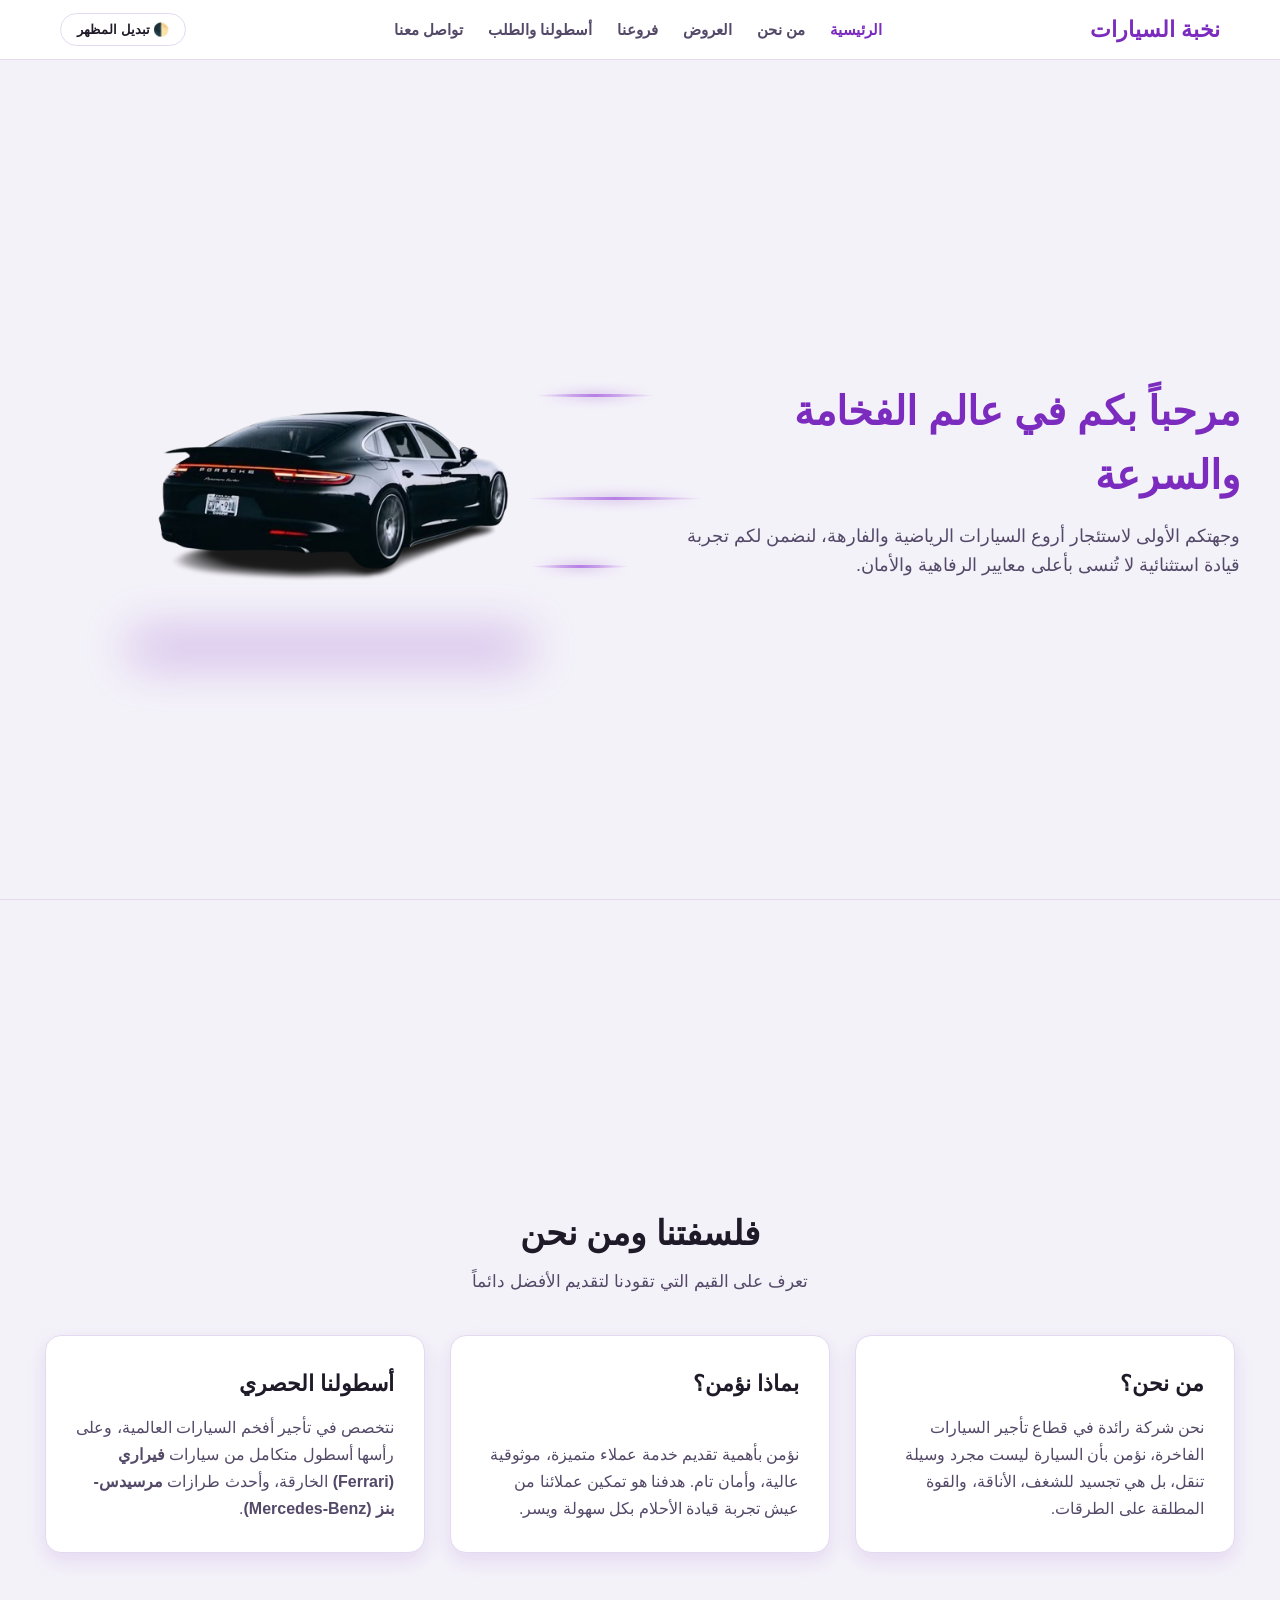
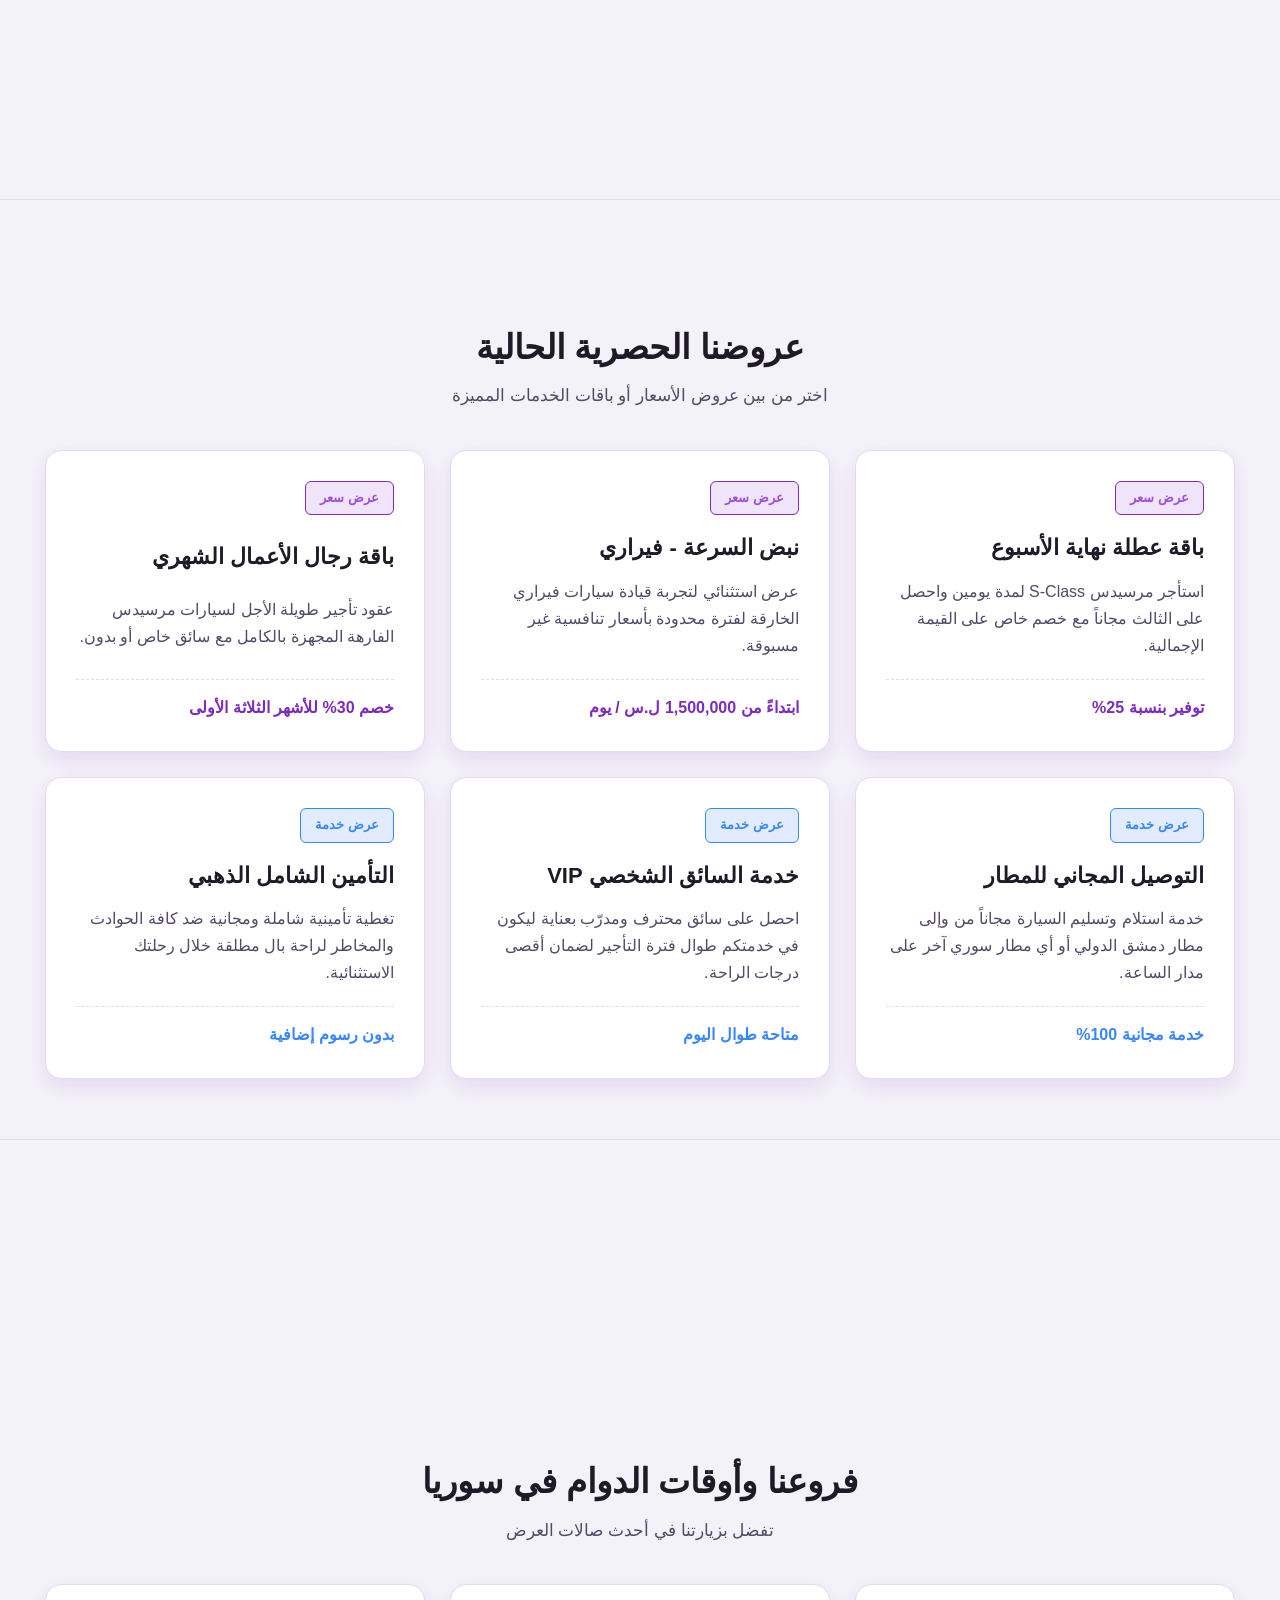
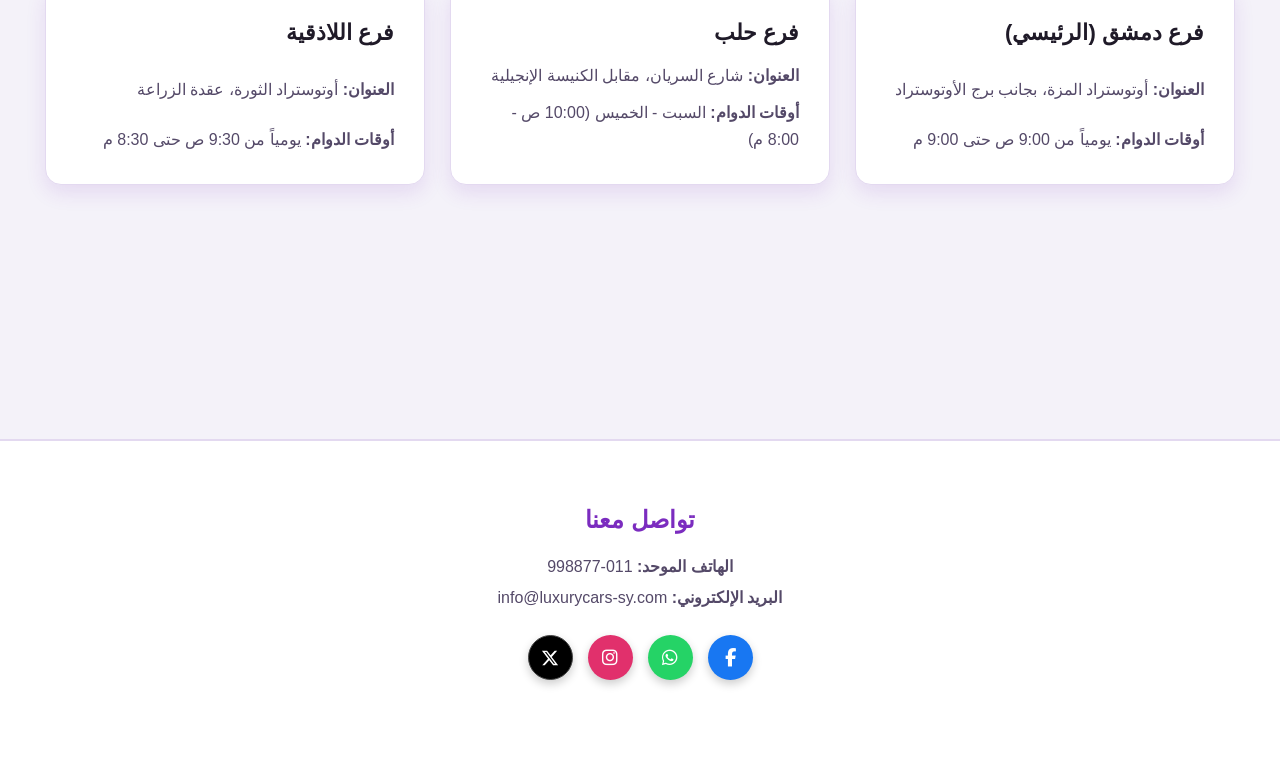
<file: index.html>
<?xml version="1.0" encoding="utf-8"?>
<!DOCTYPE html PUBLIC "-//W3C//DTD XHTML 1.0 Strict//EN" "http://www.w3.org/TR/xhtml1/DTD/xhtml1-strict.dtd">
<html xmlns="http://www.w3.org/1999/xhtml" xml:lang="ar" lang="ar" dir="rtl">
<head>
    <meta http-equiv="Content-Type" content="text/html; charset=utf-8" />
    <meta name="viewport" content="width=device-width, initial-scale=1.0" />
    <title>من نحن - نخبة السيارات الفاخرة</title>
    <!-- ربط ملف التنسيق الموحد -->
    <link rel="stylesheet" type="text/css" href="CSS/style.css" />
    <!-- ربط مكتبة Font Awesome للأيقونات -->
    <link rel="stylesheet" href="https://cdnjs.cloudflare.com/ajax/libs/font-awesome/6.4.0/css/all.min.css" />
    <!-- ربط مكتبة jQuery -->
    <script type="text/javascript" src="https://code.jquery.com/jquery-3.6.0.min.js"></script>
</head>
<body>
    <div id="navbar">
        <div class="nav-container">
            <div class="nav-right">
                <button id="menuToggleBtn" type="button" aria-label="فتح القائمة">
                    <i class="fas fa-bars"></i>
                </button>
                <div class="logo">نخبة السيارات</div>
            </div>
            <ul class="nav-links">
                <li><a href="index.html#welcome-section">الرئيسية</a></li>
                <li><a href="index.html#about-section">من نحن</a></li>
                <li><a href="index.html#offers-section">العروض</a></li>
                <li><a href="index.html#branches-section">فروعنا</a></li>
                <li><a href="Cars.html#cars-section">أسطولنا والطلب</a></li>
                <li><a href="#footer-section">تواصل معنا</a></li>
            </ul>
            <button id="themeToggleBtn" type="button">🌓 تبديل المظهر</button>
        </div>
    </div>

    <!-- السكشن الأول: الترحيب -->
    <div id="welcome-section" class="section">
        <div class="welcome-container">
            <div class="welcome-content">
                <h1>مرحباً بكم في عالم الفخامة والسرعة</h1>
                <p>وجهتكم الأولى لاستئجار أروع السيارات الرياضية والفارهة، لنضمن لكم تجربة قيادة استثنائية لا تُنسى بأعلى معايير الرفاهية والأمان.</p>
            </div>
            <div class="car-image-container">
                <div class="car-animation-wrapper">
                    <div class="wind-line line-1"></div>
                    <div class="wind-line line-2"></div>
                    <div class="wind-line line-3"></div>
                    <img src="imag/2.png" alt="سيارة فارهة" class="hero-car-img" />
                </div>
            </div>
        </div>
    </div>

    <!-- السكشن الثاني: فلسفتنا ومن نحن -->
    <div id="about-section" class="section">
        <div class="section-title">
            <h2>فلسفتنا ومن نحن</h2>
            <p>تعرف على القيم التي تقودنا لتقديم الأفضل دائماً</p>
        </div>
        <div class="cards-grid">
            <div class="card">
                <h3>من نحن؟</h3>
                <p>نحن شركة رائدة في قطاع تأجير السيارات الفاخرة، نؤمن بأن السيارة ليست مجرد وسيلة تنقل، بل هي تجسيد للشغف، الأناقة، والقوة المطلقة على الطرقات.</p>
            </div>
            <div class="card">
                <h3>بماذا نؤمن؟</h3>
                <p>نؤمن بأهمية تقديم خدمة عملاء متميزة، موثوقية عالية، وأمان تام. هدفنا هو تمكين عملائنا من عيش تجربة قيادة الأحلام بكل سهولة ويسر.</p>
            </div>
            <div class="card">
                <h3>أسطولنا الحصري</h3>
                <p>نتخصص في تأجير أفخم السيارات العالمية، وعلى رأسها أسطول متكامل من سيارات <strong>فيراري (Ferrari)</strong> الخارقة، وأحدث طرازات <strong>مرسيدس-بنز (Mercedes-Benz)</strong>.</p>
            </div>
        </div>
    </div>

    <!-- السكشن الثالث: العروض الحالية -->
    <div id="offers-section" class="section">
        <div class="section-title">
            <h2>عروضنا الحصرية الحالية</h2>
            <p>اختر من بين عروض الأسعار أو باقات الخدمات المميزة</p>
        </div>
        <div class="cards-grid">
            <div class="card offer-card">
                <span class="badge price-badge">عرض سعر</span>
                <h3>باقة عطلة نهاية الأسبوع</h3>
                <p>استأجر مرسيدس S-Class لمدة يومين واحصل على الثالث مجاناً مع خصم خاص على القيمة الإجمالية.</p>
                <div class="card-footer">
                    <span class="price-tag">توفير بنسبة 25%</span>
                </div>
            </div>
            <div class="card offer-card">
                <span class="badge price-badge">عرض سعر</span>
                <h3>نبض السرعة - فيراري</h3>
                <p>عرض استثنائي لتجربة قيادة سيارات فيراري الخارقة لفترة محدودة بأسعار تنافسية غير مسبوقة.</p>
                <div class="card-footer">
                    <span class="price-tag">ابتداءً من 1,500,000 ل.س / يوم</span>
                </div>
            </div>
            <div class="card offer-card">
                <span class="badge price-badge">عرض سعر</span>
                <h3>باقة رجال الأعمال الشهري</h3>
                <p>عقود تأجير طويلة الأجل لسيارات مرسيدس الفارهة المجهزة بالكامل مع سائق خاص أو بدون.</p>
                <div class="card-footer">
                    <span class="price-tag">خصم 30% للأشهر الثلاثة الأولى</span>
                </div>
            </div>
            <div class="card offer-card">
                <span class="badge service-badge">عرض خدمة</span>
                <h3>التوصيل المجاني للمطار</h3>
                <p>خدمة استلام وتسليم السيارة مجاناً من وإلى مطار دمشق الدولي أو أي مطار سوري آخر على مدار الساعة.</p>
                <div class="card-footer">
                    <span class="service-tag">خدمة مجانية 100%</span>
                </div>
            </div>
            <div class="card offer-card">
                <span class="badge service-badge">عرض خدمة</span>
                <h3>خدمة السائق الشخصي VIP</h3>
                <p>احصل على سائق محترف ومدرّب بعناية ليكون في خدمتكم طوال فترة التأجير لضمان أقصى درجات الراحة.</p>
                <div class="card-footer">
                    <span class="service-tag">متاحة طوال اليوم</span>
                </div>
            </div>
            <div class="card offer-card">
                <span class="badge service-badge">عرض خدمة</span>
                <h3>التأمين الشامل الذهبي</h3>
                <p>تغطية تأمينية شاملة ومجانية ضد كافة الحوادث والمخاطر لراحة بال مطلقة خلال رحلتك الاستثنائية.</p>
                <div class="card-footer">
                    <span class="service-tag">بدون رسوم إضافية</span>
                </div>
            </div>
        </div>
    </div>

    <!-- السكشن الرابع: الفروع -->
    <div id="branches-section" class="section">
        <div class="section-title">
            <h2>فروعنا وأوقات الدوام في سوريا</h2>
            <p>تفضل بزيارتنا في أحدث صالات العرض</p>
        </div>
        <div class="cards-grid">
            <div class="card branch-card">
                <h3>فرع دمشق (الرئيسي)</h3>
                <p><strong>العنوان:</strong> أوتوستراد المزة، بجانب برج الأوتوستراد</p>
                <p class="working-hours"><strong>أوقات الدوام:</strong> يومياً من 9:00 ص حتى 9:00 م</p>
            </div>
            <div class="card branch-card">
                <h3>فرع حلب</h3>
                <p><strong>العنوان:</strong> شارع السريان، مقابل الكنيسة الإنجيلية</p>
                <p class="working-hours"><strong>أوقات الدوام:</strong> السبت - الخميس (10:00 ص - 8:00 م)</p>
            </div>
            <div class="card branch-card">
                <h3>فرع اللاذقية</h3>
                <p><strong>العنوان:</strong> أوتوستراد الثورة، عقدة الزراعة</p>
                <p class="working-hours"><strong>أوقات الدوام:</strong> يومياً من 9:30 ص حتى 8:30 م</p>
            </div>
        </div>
    </div>

    <!--مع الأيقونات -->
    <footer id="footer-section">
        <div class="footer-content">
            <h3>تواصل معنا</h3>
            <p><strong>الهاتف الموحد:</strong> 011-998877</p>
            <p><strong>البريد الإلكتروني:</strong> info@luxurycars-sy.com</p>
            
            <div class="social-icons">
                <a href="https://facebook.com" target="_blank" class="social-btn fb" title="Facebook">
                    <i class="fab fa-facebook-f"></i>
                </a>
                <a href="https://whatsapp.com" target="_blank" class="social-btn wa" title="WhatsApp">
                    <i class="fab fa-whatsapp"></i>
                </a>
                <a href="https://instagram.com" target="_blank" class="social-btn ig" title="Instagram">
                    <i class="fab fa-instagram"></i>
                </a>
                <a href="https://twitter.com" target="_blank" class="social-btn x" title="X (Twitter)">
                    <svg viewBox="0 0 24 24" width="18" height="18" fill="currentColor">
                        <path d="M18.244 2.25h3.308l-7.227 8.26 8.502 11.24H16.17l-5.214-6.817L4.99 21.75H1.68l7.73-8.835L1.254 2.25H8.08l4.713 6.231zm-1.161 17.52h1.833L7.084 4.126H5.117z"/>
                    </svg>
                </a>
            </div>

        </div>
    </footer>

    <!-- الجافا سكريبت -->
    <script src="JS/myFunctions.js">
        
    </script>
</body>
</html>
</file>
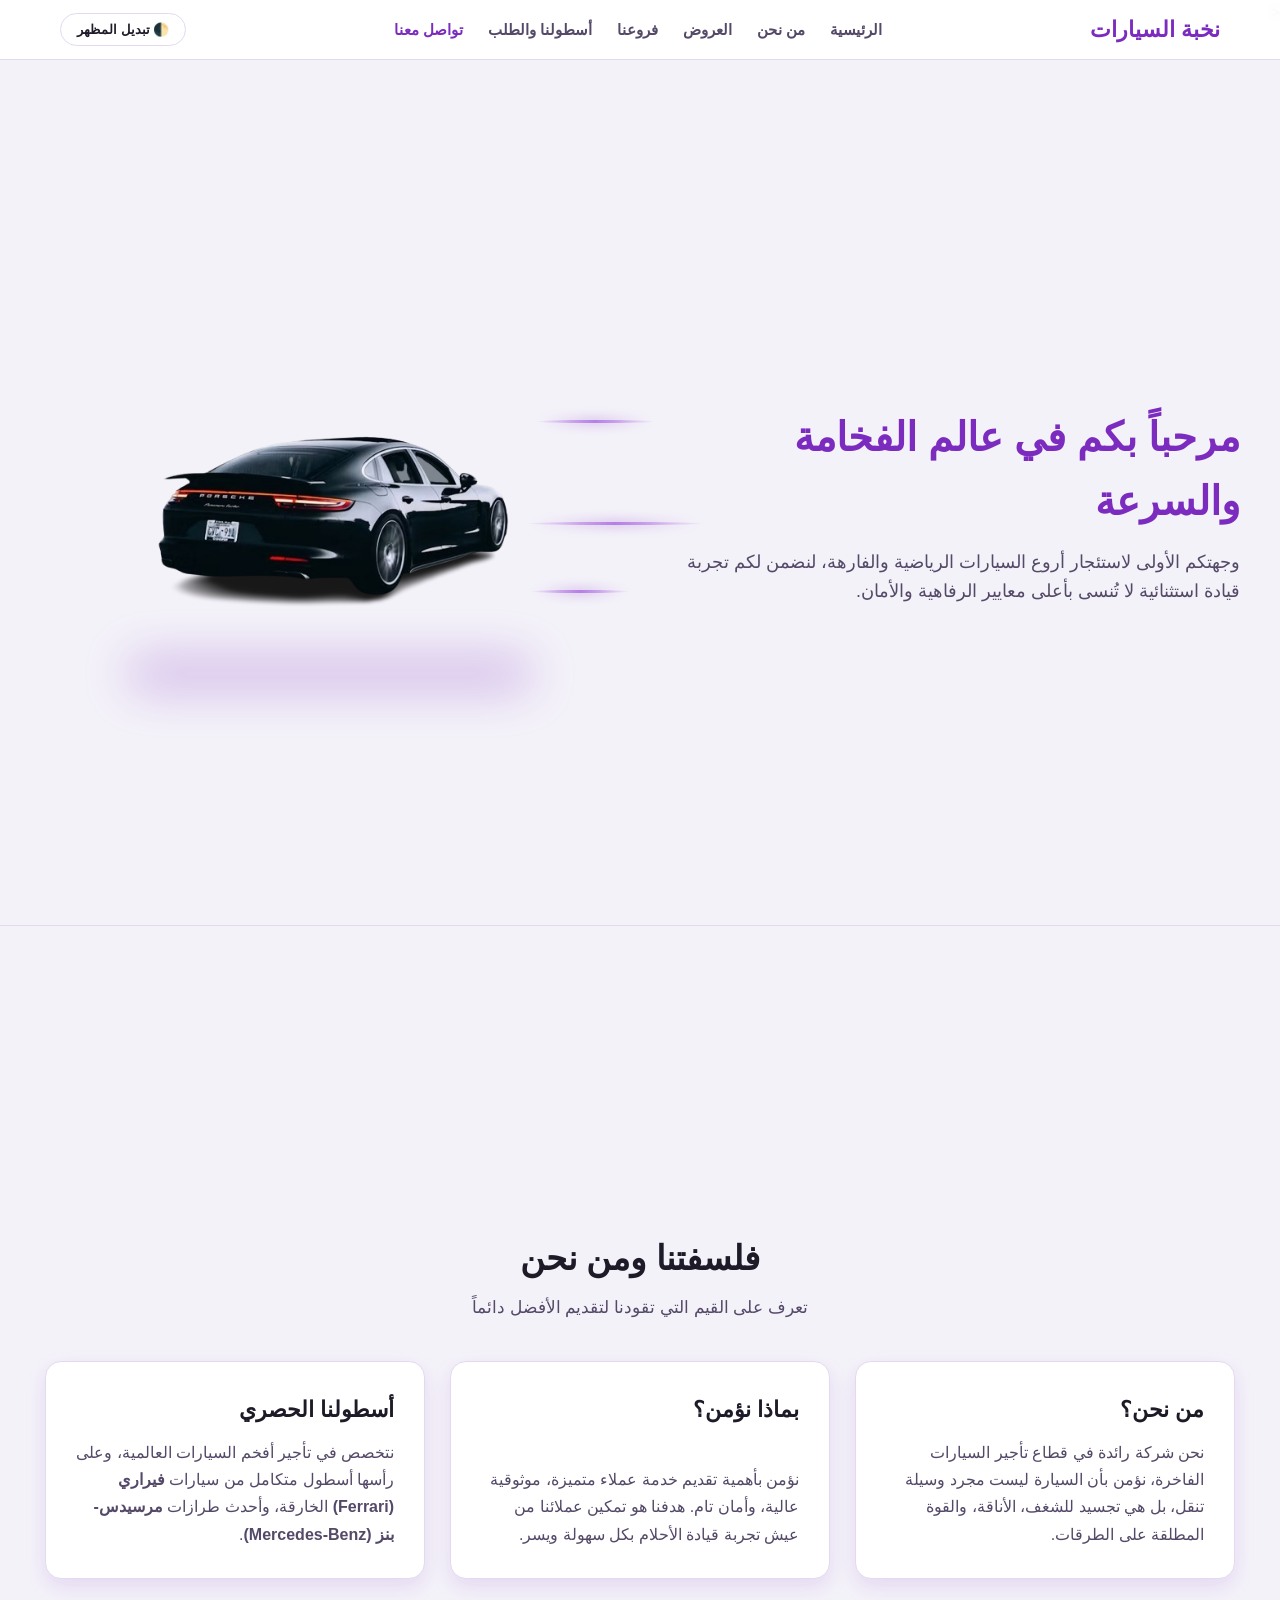
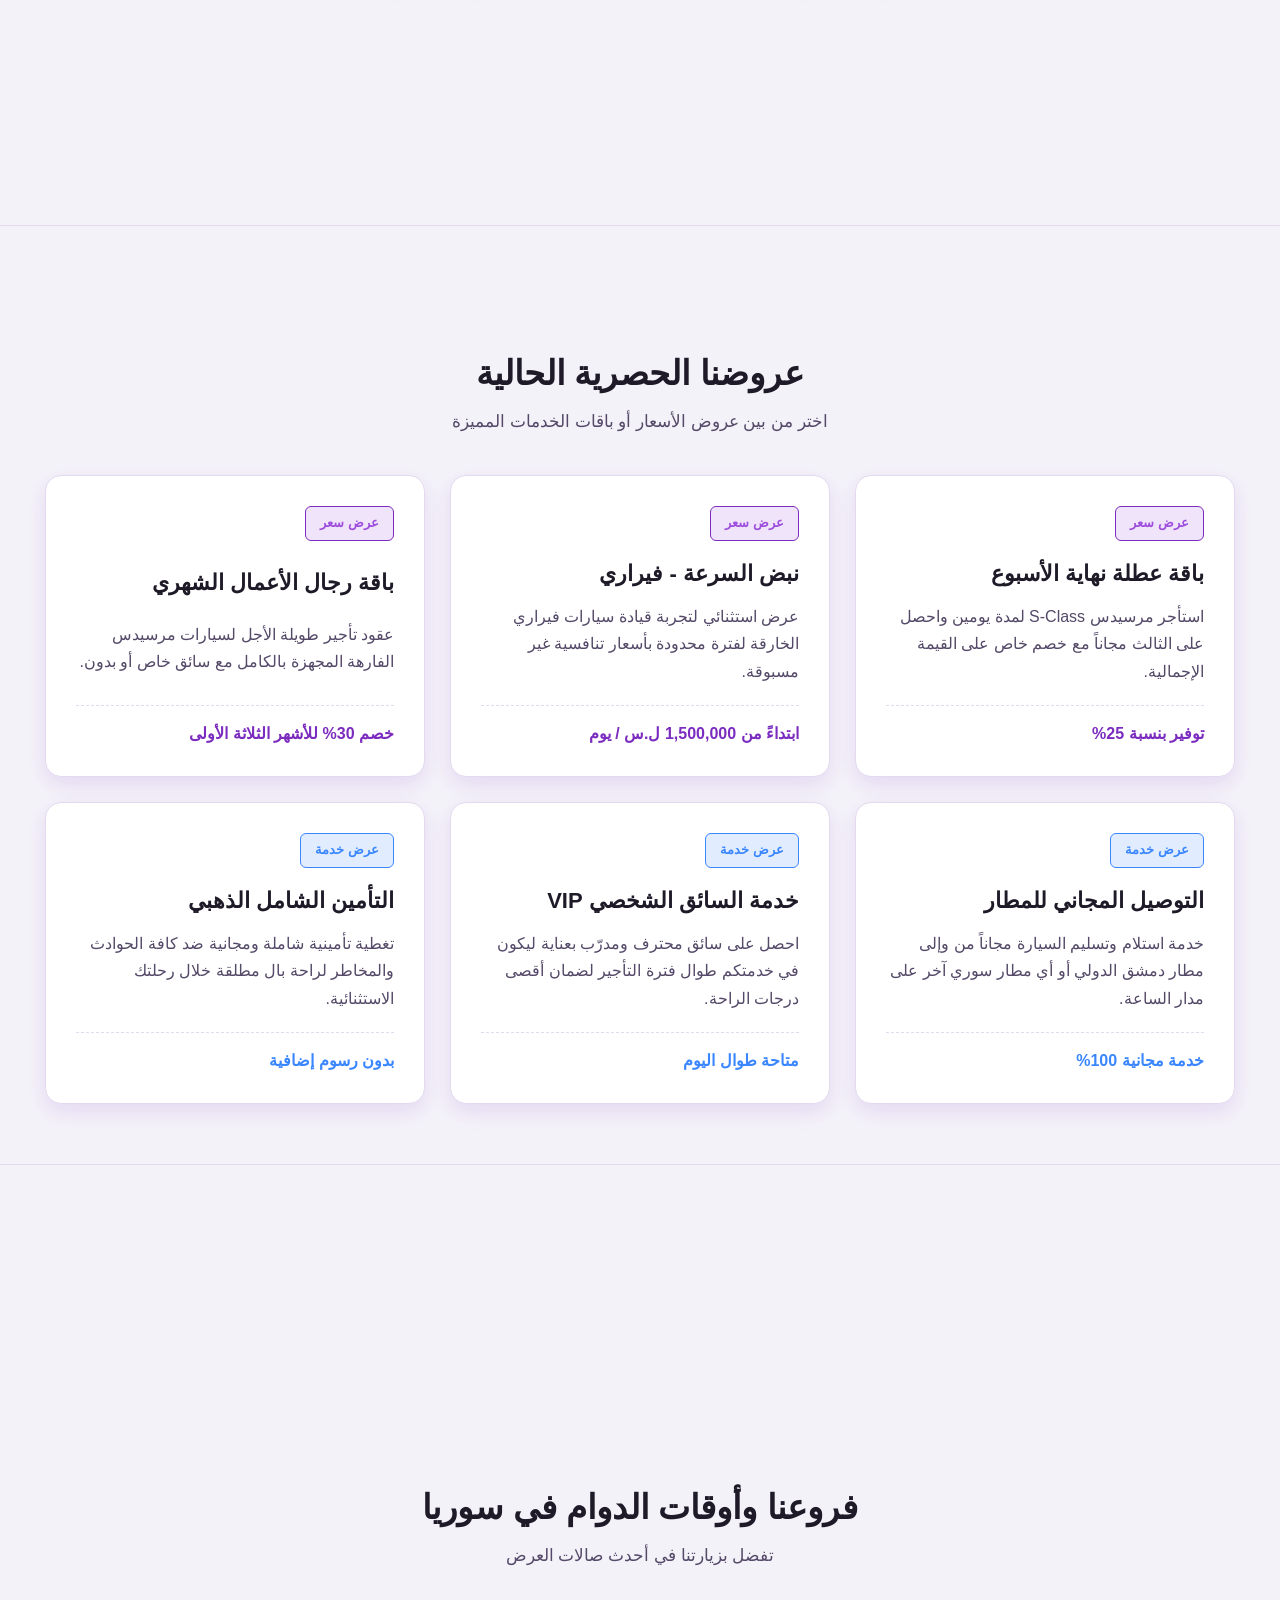
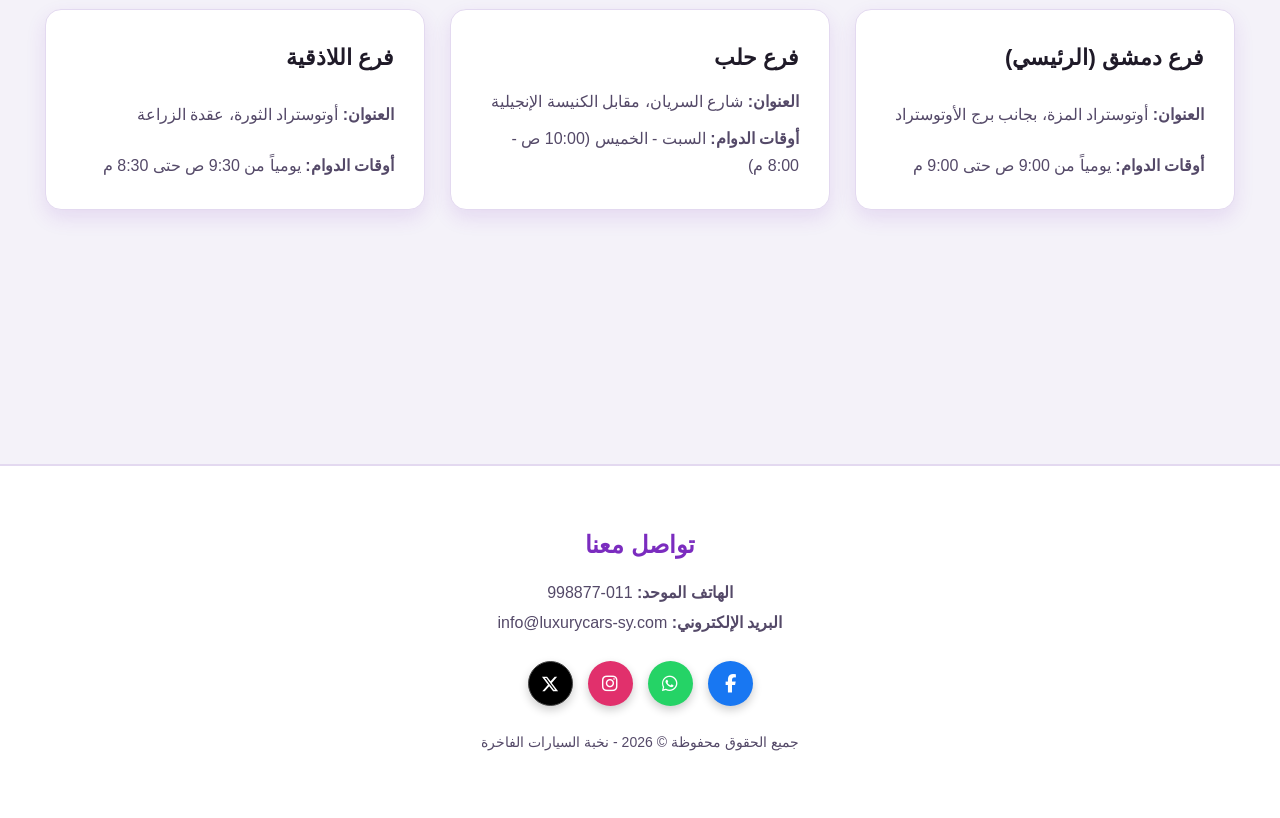
<file: AboutUs.html>
<?xml version="1.0" encoding="utf-8"?>
<!DOCTYPE html PUBLIC "-//W3C//DTD XHTML 1.0 Strict//EN" "http://www.w3.org/TR/xhtml1/DTD/xhtml1-strict.dtd">
<html xmlns="http://www.w3.org/1999/xhtml" xml:lang="ar" lang="ar" dir="rtl">
<head>
    <meta http-equiv="Content-Type" content="text/html; charset=utf-8" />
    <meta name="viewport" content="width=device-width, initial-scale=1.0" />
    <title>من نحن - نخبة السيارات الفاخرة</title>
    <!-- ربط ملف التنسيق الموحد -->
    <link rel="stylesheet" type="text/css" href="CSS/style.css" />
    <!-- ربط مكتبة Font Awesome للأيقونات -->
    <link rel="stylesheet" href="https://cdnjs.cloudflare.com/ajax/libs/font-awesome/6.4.0/css/all.min.css" />
    <!-- ربط مكتبة jQuery -->
    <script type="text/javascript" src="https://code.jquery.com/jquery-3.6.0.min.js"></script>
</head>
<body>

    <!-- شريط التنقل العلوي -->
    <!-- شريط التنقل العلوي -->
    <div id="navbar">
        <div class="nav-container">
            <!-- الجهة اليمنى: زر القائمة (للشاشات الصغيرة) + اللوغو -->
            <div class="nav-right">
                <button id="menuToggleBtn" type="button" aria-label="فتح القائمة">
                    <i class="fas fa-bars"></i>
                </button>
                <div class="logo">نخبة السيارات</div>
            </div>

            <!-- القائمة الرئيسية (تنسدل كـ Sidebar على الجوال) -->
            <ul class="nav-links">
                <li><a href="home.html">الرئيسية</a></li>
                <li><a href="AboutUs.html">من نحن</a></li>
                <li><a href="AboutUs.html#offers-section">العروض</a></li>
                <li><a href="AboutUs.html#branches-section">فروعنا</a></li>
                <li><a href="Cars.html">أسطولنا والطلب</a></li>
                <li><a href="#footer-section">تواصل معنا</a></li>
            </ul>

            <!-- الجهة اليسرى: زر تبديل المظهر -->
            <button id="themeToggleBtn" type="button">🌓 تبديل المظهر</button>
        </div>
    </div>

    <!-- السكشن الأول: الترحيب -->
    <<!-- السكشن الأول: الترحيب (مع انيميشن السيارة والهواء) -->
    <div id="welcome-section" class="section">
        <div class="welcome-container">
            <div class="welcome-content">
                <h1>مرحباً بكم في عالم الفخامة والسرعة</h1>
                <p>وجهتكم الأولى لاستئجار أروع السيارات الرياضية والفارهة، لنضمن لكم تجربة قيادة استثنائية لا تُنسى بأعلى معايير الرفاهية والأمان.</p>
            </div>
            
            <!-- حاوية السيارة مع تأثير الهواء والسرعة -->
            <div class="car-image-container">
                <div class="car-animation-wrapper">
                    <!-- خطوط الهواء (Wind Streaks) -->
                    <div class="wind-line line-1"></div>
                    <div class="wind-line line-2"></div>
                    <div class="wind-line line-3"></div>
                    
                    <!-- صورة السيارة المفرغة -->
                    <img src="imag/2.png" alt="سيارة فارهة" class="hero-car-img" />
                </div>
            </div>
        </div>
    </div>

    <!-- السكشن الثاني: فلسفتنا ومن نحن -->
    <div id="about-section" class="section">
        <div class="section-title">
            <h2>فلسفتنا ومن نحن</h2>
            <p>تعرف على القيم التي تقودنا لتقديم الأفضل دائماً</p>
        </div>
        <div class="cards-grid">
            <div class="card">
                <h3>من نحن؟</h3>
                <p>نحن شركة رائدة في قطاع تأجير السيارات الفاخرة، نؤمن بأن السيارة ليست مجرد وسيلة تنقل، بل هي تجسيد للشغف، الأناقة، والقوة المطلقة على الطرقات.</p>
            </div>
            <div class="card">
                <h3>بماذا نؤمن؟</h3>
                <p>نؤمن بأهمية تقديم خدمة عملاء متميزة، موثوقية عالية، وأمان تام. هدفنا هو تمكين عملائنا من عيش تجربة قيادة الأحلام بكل سهولة ويسر.</p>
            </div>
            <div class="card">
                <h3>أسطولنا الحصري</h3>
                <p>نتخصص في تأجير أفخم السيارات العالمية، وعلى رأسها أسطول متكامل من سيارات <strong>فيراري (Ferrari)</strong> الخارقة، وأحدث طرازات <strong>مرسيدس-بنز (Mercedes-Benz)</strong>.</p>
            </div>
        </div>
    </div>

    <!-- السكشن الثالث: العروض الحالية -->
    <div id="offers-section" class="section">
        <div class="section-title">
            <h2>عروضنا الحصرية الحالية</h2>
            <p>اختر من بين عروض الأسعار أو باقات الخدمات المميزة</p>
        </div>
        <div class="cards-grid">
            <div class="card offer-card">
                <span class="badge price-badge">عرض سعر</span>
                <h3>باقة عطلة نهاية الأسبوع</h3>
                <p>استأجر مرسيدس S-Class لمدة يومين واحصل على الثالث مجاناً مع خصم خاص على القيمة الإجمالية.</p>
                <div class="card-footer">
                    <span class="price-tag">توفير بنسبة 25%</span>
                </div>
            </div>
            <div class="card offer-card">
                <span class="badge price-badge">عرض سعر</span>
                <h3>نبض السرعة - فيراري</h3>
                <p>عرض استثنائي لتجربة قيادة سيارات فيراري الخارقة لفترة محدودة بأسعار تنافسية غير مسبوقة.</p>
                <div class="card-footer">
                    <span class="price-tag">ابتداءً من 1,500,000 ل.س / يوم</span>
                </div>
            </div>
            <div class="card offer-card">
                <span class="badge price-badge">عرض سعر</span>
                <h3>باقة رجال الأعمال الشهري</h3>
                <p>عقود تأجير طويلة الأجل لسيارات مرسيدس الفارهة المجهزة بالكامل مع سائق خاص أو بدون.</p>
                <div class="card-footer">
                    <span class="price-tag">خصم 30% للأشهر الثلاثة الأولى</span>
                </div>
            </div>
            <div class="card offer-card">
                <span class="badge service-badge">عرض خدمة</span>
                <h3>التوصيل المجاني للمطار</h3>
                <p>خدمة استلام وتسليم السيارة مجاناً من وإلى مطار دمشق الدولي أو أي مطار سوري آخر على مدار الساعة.</p>
                <div class="card-footer">
                    <span class="service-tag">خدمة مجانية 100%</span>
                </div>
            </div>
            <div class="card offer-card">
                <span class="badge service-badge">عرض خدمة</span>
                <h3>خدمة السائق الشخصي VIP</h3>
                <p>احصل على سائق محترف ومدرّب بعناية ليكون في خدمتكم طوال فترة التأجير لضمان أقصى درجات الراحة.</p>
                <div class="card-footer">
                    <span class="service-tag">متاحة طوال اليوم</span>
                </div>
            </div>
            <div class="card offer-card">
                <span class="badge service-badge">عرض خدمة</span>
                <h3>التأمين الشامل الذهبي</h3>
                <p>تغطية تأمينية شاملة ومجانية ضد كافة الحوادث والمخاطر لراحة بال مطلقة خلال رحلتك الاستثنائية.</p>
                <div class="card-footer">
                    <span class="service-tag">بدون رسوم إضافية</span>
                </div>
            </div>
        </div>
    </div>

    <!-- السكشن الرابع: الفروع -->
    <div id="branches-section" class="section">
        <div class="section-title">
            <h2>فروعنا وأوقات الدوام في سوريا</h2>
            <p>تفضل بزيارتنا في أحدث صالات العرض</p>
        </div>
        <div class="cards-grid">
            <div class="card branch-card">
                <h3>فرع دمشق (الرئيسي)</h3>
                <p><strong>العنوان:</strong> أوتوستراد المزة، بجانب برج الأوتوستراد</p>
                <p class="working-hours"><strong>أوقات الدوام:</strong> يومياً من 9:00 ص حتى 9:00 م</p>
            </div>
            <div class="card branch-card">
                <h3>فرع حلب</h3>
                <p><strong>العنوان:</strong> شارع السريان، مقابل الكنيسة الإنجيلية</p>
                <p class="working-hours"><strong>أوقات الدوام:</strong> السبت - الخميس (10:00 ص - 8:00 م)</p>
            </div>
            <div class="card branch-card">
                <h3>فرع اللاذقية</h3>
                <p><strong>العنوان:</strong> أوتوستراد الثورة، عقدة الزراعة</p>
                <p class="working-hours"><strong>أوقات الدوام:</strong> يومياً من 9:30 ص حتى 8:30 م</p>
            </div>
        </div>
    </div>

    <!-- الفوتر مع الأيقونات -->
    <footer id="footer-section">
        <div class="footer-content">
            <h3>تواصل معنا</h3>
            <p><strong>الهاتف الموحد:</strong> 011-998877</p>
            <p><strong>البريد الإلكتروني:</strong> info@luxurycars-sy.com</p>
            
            <div class="social-icons">
                <a href="https://facebook.com" target="_blank" class="social-btn fb" title="Facebook">
                    <i class="fab fa-facebook-f"></i>
                </a>
                <a href="https://whatsapp.com" target="_blank" class="social-btn wa" title="WhatsApp">
                    <i class="fab fa-whatsapp"></i>
                </a>
                <a href="https://instagram.com" target="_blank" class="social-btn ig" title="Instagram">
                    <i class="fab fa-instagram"></i>
                </a>
                <a href="https://twitter.com" target="_blank" class="social-btn x" title="X (Twitter)">
                    <svg viewBox="0 0 24 24" width="18" height="18" fill="currentColor">
                        <path d="M18.244 2.25h3.308l-7.227 8.26 8.502 11.24H16.17l-5.214-6.817L4.99 21.75H1.68l7.73-8.835L1.254 2.25H8.08l4.713 6.231zm-1.161 17.52h1.833L7.084 4.126H5.117z"/>
                    </svg>
                </a>
            </div>

            <p class="copy">جميع الحقوق محفوظة &copy; 2026 - نخبة السيارات الفاخرة</p>
        </div>
    </footer>

    <!-- الجافا سكريبت -->
    <script src="JS/myFunctions.js">
        
    </script>
</body>
</html>
</file>
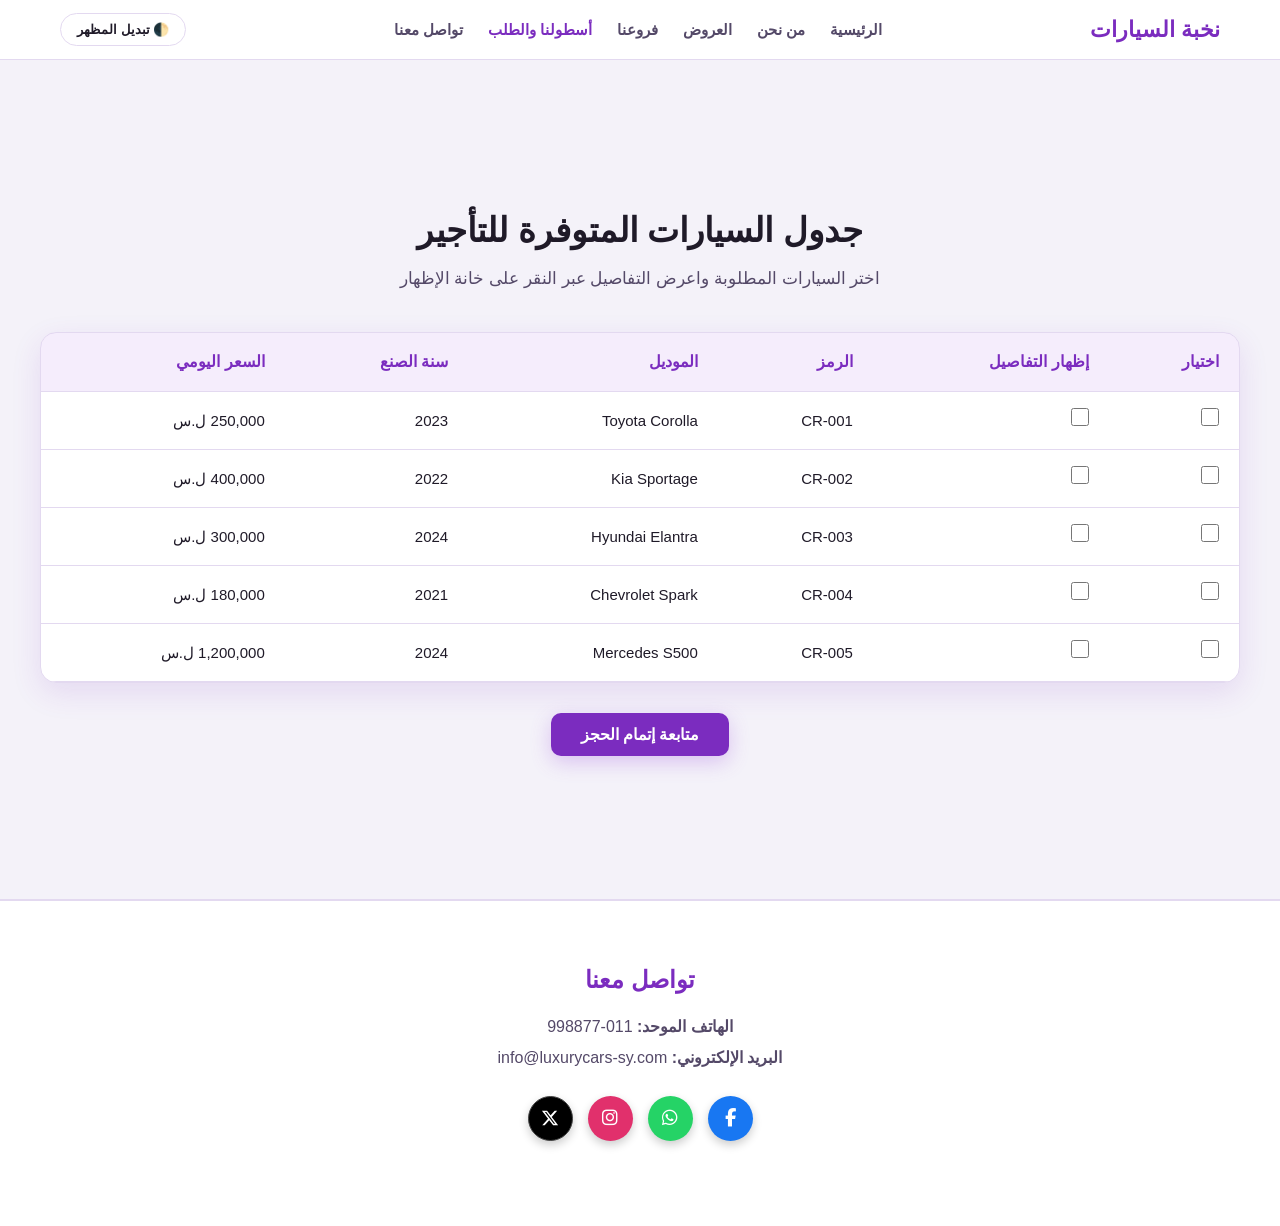
<file: Cars.html>
<?xml version="1.0" encoding="utf-8"?>
<!DOCTYPE html PUBLIC "-//W3C//DTD XHTML 1.0 Strict//EN" "http://www.w3.org/TR/xhtml1/DTD/xhtml1-strict.dtd">
<html xmlns="http://www.w3.org/1999/xhtml" xml:lang="ar" lang="ar" dir="rtl">
<head>
    <meta http-equiv="Content-Type" content="text/html; charset=utf-8" />
    <meta name="viewport" content="width=device-width, initial-scale=1.0" />
    <title>أسطول السيارات وحجز الطلبات - نخبة السيارات الفاخرة</title>
    <!-- ربط ملف التنسيق الموحد -->
    <link rel="stylesheet" type="text/css" href="CSS/style.css" />
    <!-- ربط مكتبة Font Awesome للأيقونات -->
    <link rel="stylesheet" href="https://cdnjs.cloudflare.com/ajax/libs/font-awesome/6.4.0/css/all.min.css" />
    <!-- ربط مكتبة jQuery -->
    <script type="text/javascript" src="https://code.jquery.com/jquery-3.6.0.min.js"></script>
</head>
<body>

    <!-- شريط التنقل العلوي -->
    <div id="navbar">
        <div class="nav-container">
            <div class="nav-right">
                <button id="menuToggleBtn" type="button" aria-label="فتح القائمة">
                    <i class="fas fa-bars"></i>
                </button>
                <div class="logo">نخبة السيارات</div>
            </div>

            <ul class="nav-links">
                <li><a href="index.html#welcome-section">الرئيسية</a></li>
                <li><a href="index.html#about-section">من نحن</a></li>
                <li><a href="index.html#offers-section">العروض</a></li>
                <li><a href="index.html#branches-section">فروعنا</a></li>
                <li><a href="Cars.html#cars-section">أسطولنا والطلب</a></li>
                <li><a href="#footer-section">تواصل معنا</a></li>
            </ul>

            <button id="themeToggleBtn" type="button">🌓 تبديل المظهر</button>
        </div>
    </div>

    <!-- جدول الطلب -->
    <div id="cars-section" class="section cars-table-section">
        <div class="section-title">
            <h2>جدول السيارات المتوفرة للتأجير</h2>
            <p>اختر السيارات المطلوبة واعرض التفاصيل عبر النقر على خانة الإظهار</p>
        </div>

        <div class="table-responsive-container">
            <table class="cars-data-table">
                <thead>
                    <tr>
                        <th>اختيار</th>
                        <th>إظهار التفاصيل</th>
                        <th>الرمز</th>
                        <th>الموديل</th>
                        <th>سنة الصنع</th>
                        <th>السعر اليومي</th>
                    </tr>
                </thead>
                <tbody>
                    
                    <tr class="car-row" data-car-name="Toyota Corolla" data-price="250000">
                        <td><input type="checkbox" class="car-select-checkbox" value="Toyota Corolla" data-price="250000" /></td>
                        <td><input type="checkbox" class="toggle-details-checkbox" /></td>
                        <td>CR-001</td>
                        <td>Toyota Corolla</td>
                        <td>2023</td>
                        <td>250,000 ل.س</td>
                    </tr>
                    <tr class="car-details-row" style="display: none;">
                        <td colspan="6">
                            <div class="car-details-wrapper">
                                <div class="car-image-gallery">
                                    <img src="imag/TOY.png" alt="Toyota Corolla" class="detail-img" />
                                </div>
                                <div class="car-specs-box">
                                    <span><strong>نوع الوقود:</strong> بنزين</span>
                                    <span><strong>ناقل الحركة:</strong> أوتوماتيك</span>
                                    <span><strong>عدد المقاعد:</strong> 5</span>
                                    <span><strong>عداد الكيلومترات:</strong> 30,000 كم</span>
                                    <span><strong>اللون:</strong> أبيض لؤلؤي</span>
                                </div>
                            </div>
                        </td>
                    </tr>

                    
                    <tr class="car-row" data-car-name="Kia Sportage" data-price="400000">
                        <td><input type="checkbox" class="car-select-checkbox" value="Kia Sportage" data-price="400000" /></td>
                        <td><input type="checkbox" class="toggle-details-checkbox" /></td>
                        <td>CR-002</td>
                        <td>Kia Sportage</td>
                        <td>2022</td>
                        <td>400,000 ل.س</td>
                    </tr>
                    <tr class="car-details-row" style="display: none;">
                        <td colspan="6">
                            <div class="car-details-wrapper">
                                <div class="car-image-gallery">
                                    <img src="imag/kia.png" alt="Kia Sportage" class="detail-img" />
                                </div>
                                <div class="car-specs-box">
                                    <span><strong>نوع الوقود:</strong> بنزين</span>
                                    <span><strong>ناقل الحركة:</strong> أوتوماتيك (دفع رباعي)</span>
                                    <span><strong>عدد المقاعد:</strong> 5</span>
                                    <span><strong>عداد الكيلومترات:</strong> 45,000 كم</span>
                                    <span><strong>اللون:</strong> رمادي داكن</span>
                                </div>
                            </div>
                        </td>
                    </tr>

                    
                    <tr class="car-row" data-car-name="Hyundai Elantra" data-price="300000">
                        <td><input type="checkbox" class="car-select-checkbox" value="Hyundai Elantra" data-price="300000" /></td>
                        <td><input type="checkbox" class="toggle-details-checkbox" /></td>
                        <td>CR-003</td>
                        <td>Hyundai Elantra</td>
                        <td>2024</td>
                        <td>300,000 ل.س</td>
                    </tr>
                    <tr class="car-details-row" style="display: none;">
                        <td colspan="6">
                            <div class="car-details-wrapper">
                                <div class="car-image-gallery">
                                    <img src="imag/Hyundai.png" alt="Hyundai Elantra" class="detail-img" />
                                </div>
                                <div class="car-specs-box">
                                    <span><strong>نوع الوقود:</strong> هجين (Hybrid)</span>
                                    <span><strong>ناقل الحركة:</strong> أوتوماتيك</span>
                                    <span><strong>عدد المقاعد:</strong> 5</span>
                                    <span><strong>عداد الكيلومترات:</strong> 10,000 كم</span>
                                    <span><strong>اللون:</strong> أبيض مت</span>
                                </div>
                            </div>
                        </td>
                    </tr>

                    
                    <tr class="car-row" data-car-name="Chevrolet Spark" data-price="180000">
                        <td><input type="checkbox" class="car-select-checkbox" value="Chevrolet Spark" data-price="180000" /></td>
                        <td><input type="checkbox" class="toggle-details-checkbox" /></td>
                        <td>CR-004</td>
                        <td>Chevrolet Spark</td>
                        <td>2021</td>
                        <td>180,000 ل.س</td>
                    </tr>
                    <tr class="car-details-row" style="display: none;">
                        <td colspan="6">
                            <div class="car-details-wrapper">
                                <div class="car-image-gallery">
                                    <img src="imag/Chevrolet.png" alt="Chevrolet Spark" class="detail-img" />
                                </div>
                                <div class="car-specs-box">
                                    <span><strong>نوع الوقود:</strong> بنزين</span>
                                    <span><strong>ناقل الحركة:</strong> عادي (Manual)</span>
                                    <span><strong>عدد المقاعد:</strong> 4</span>
                                    <span><strong>عداد الكيلومترات:</strong> 60,000 كم</span>
                                    <span><strong>اللون:</strong> أحمر لامع</span>
                                </div>
                            </div>
                        </td>
                    </tr>

                    
                    <tr class="car-row" data-car-name="Mercedes S500" data-price="1200000">
                        <td><input type="checkbox" class="car-select-checkbox" value="Mercedes S500" data-price="1200000" /></td>
                        <td><input type="checkbox" class="toggle-details-checkbox" /></td>
                        <td>CR-005</td>
                        <td>Mercedes S500</td>
                        <td>2024</td>
                        <td>1,200,000 ل.س</td>
                    </tr>
                    <tr class="car-details-row" style="display: none;">
                        <td colspan="6">
                            <div class="car-details-wrapper">
                                <div class="car-image-gallery">
                                    <img src="imag/Mercedes.png" alt="Mercedes S500" class="detail-img" />
                                </div>
                                <div class="car-specs-box">
                                    <span><strong>نوع الوقود:</strong> بنزين فاخر</span>
                                    <span><strong>ناقل الحركة:</strong> تيبترونيك 9 سرعات</span>
                                    <span><strong>عدد المقاعد:</strong> 5 VIP</span>
                                    <span><strong>عداد الكيلومترات:</strong> 5,000 كم</span>
                                    <span><strong>اللون:</strong> كحلي ليلي</span>
                                </div>
                            </div>
                        </td>
                    </tr>
                </tbody>
            </table>
        </div>
        <div class="proceed-container">
            <button type="button" id="proceedBtn" class="btn-proceed">متابعة إتمام الحجز</button>
        </div>
    </div>
    <div id="bookingFormSection" class="section booking-section" style="display: none;">
        <div class="section-title">
            <h2>نموذج طلب حجز السيارات</h2>
            <p>يرجى إدخال البيانات المطلوبة بدقة (الرقم الوطني، تاريخ البداية والنهاية، ورقم الموبايل)</p>
        </div>

        <div class="form-card-container">
            <form id="rentalForm" action="#">
                <fieldset>
                    <legend>بيانات المستأجر والتواريخ</legend>

                    <div class="form-group">
                        <label for="fullName">الاسم الكامل  بالعربية ط:</label>
                        <input type="text" id="fullName" placeholder="مثال: أحمد محمد علي" required="required" />
                        <span class="error-msg" id="nameError"></span>
                    </div>

                    <div class="form-group">
                        <label for="nationalId">الرقم الوطني (11 خانة - تبدأ بـ 01 حتى 14):</label>
                        <input type="text" id="nationalId" maxlength="11" placeholder="مثال: 02123456789" required="required" />
                        <span class="error-msg" id="idError"></span>
                    </div>

                    <div class="form-group">
                        <label for="startDate">تاريخ بداية التأجير:</label>
                        <input type="date" id="startDate" required="required" />
                        <span class="error-msg" id="startError"></span>
                    </div>

                    <div class="form-group">
                        <label for="endDate">تاريخ نهاية التأجير (يجب أن يكون لاحقاً للبداية):</label>
                        <input type="date" id="endDate" required="required" />
                        <span class="error-msg" id="endError"></span>
                    </div>

                    <div class="form-group">
                        <label for="mobileNo">رقم الموبايل (يتبع شبكتي Syriatel أو MTN):</label>
                        <input type="text" id="mobileNo" placeholder="مثال: 0931234567 " required="required" />
                        <span class="error-msg" id="mobileError"></span>
                    </div>

                    <div class="form-group">
                        <label for="emailAddr">البريد الإلكتروني (اختياري):</label>
                        <input type="email" id="emailAddr" placeholder="example@domain.com" />
                        <span class="error-msg" id="emailError"></span>
                    </div>

                    <button type="submit" class="btn-submit-final">إرسال وتأكيد الطلب</button>
                </fieldset>
            </form>
        </div>
    </div>
    <div id="resultModal" class="modal-overlay" style="display: none;">
        <div class="modal-content">
            <button type="button" class="modal-close" id="closeResultModal">&times;</button>
            <h3 class="modal-title">ملخص تفاصيل حجز السيارات</h3>
            <div id="resultContentBody" class="result-body-content">
                
            </div>
        </div>
    </div>

   
    <footer id="footer-section">
        <div class="footer-content">
            <h3>تواصل معنا</h3>
            <p><strong>الهاتف الموحد:</strong> 011-998877</p>
            <p><strong>البريد الإلكتروني:</strong> info@luxurycars-sy.com</p>

            <div class="social-icons">
                <a href="https://facebook.com" target="_blank" class="social-btn fb" title="Facebook">
                    <i class="fab fa-facebook-f"></i>
                </a>
                <a href="https://whatsapp.com" target="_blank" class="social-btn wa" title="WhatsApp">
                    <i class="fab fa-whatsapp"></i>
                </a>
                <a href="https://instagram.com" target="_blank" class="social-btn ig" title="Instagram">
                    <i class="fab fa-instagram"></i>
                </a>
                <a href="https://twitter.com" target="_blank" class="social-btn x" title="X (Twitter)">
                    <svg viewBox="0 0 24 24" width="18" height="18" fill="currentColor">
                        <path d="M18.244 2.25h3.308l-7.227 8.26 8.502 11.24H16.17l-5.214-6.817L4.99 21.75H1.68l7.73-8.835L1.254 2.25H8.08l4.713 6.231zm-1.161 17.52h1.833L7.084 4.126H5.117z"/>
                    </svg>
                </a>
            </div>
        </div>
    </footer>

  
    <script type="text/javascript" src="JS/myFunctions.js"></script>
</body>
</html>
</file>
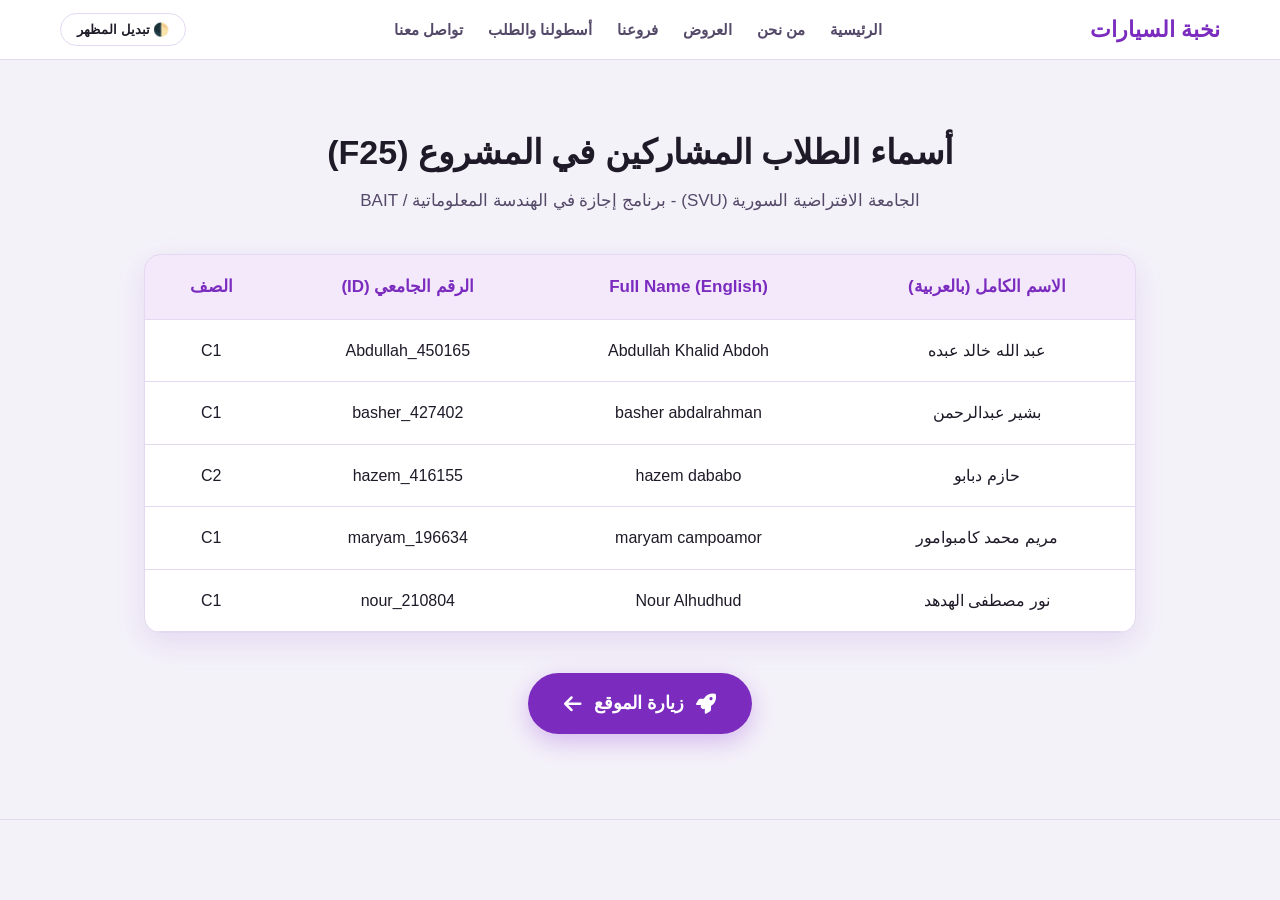
<file: home.html>
<?xml version="1.0" encoding="utf-8"?>
<!DOCTYPE html PUBLIC "-//W3C//DTD XHTML 1.0 Strict//EN" "http://www.w3.org/TR/xhtml1/DTD/xhtml1-strict.dtd">
<html xmlns="http://www.w3.org/1999/xhtml" xml:lang="ar" lang="ar" dir="rtl">
<head>
    <meta http-equiv="Content-Type" content="text/html; charset=utf-8" />
    <meta name="viewport" content="width=device-width, initial-scale=1.0" />
    <title>الرئيسية - نخبة السيارات</title>
    <!-- ربط ملف التنسيق الموحد -->
    <link rel="stylesheet" type="text/css" href="CSS/style.css" />
    <!-- ربط مكتبة Font Awesome للأيقونات -->
    <link rel="stylesheet" href="https://cdnjs.cloudflare.com/ajax/libs/font-awesome/6.4.0/css/all.min.css" />
    <!-- ربط مكتبة jQuery -->
    <script type="text/javascript" src="https://code.jquery.com/jquery-3.6.0.min.js"></script>
</head>
<body>
    <div id="navbar">
        <div class="nav-container">
            <div class="nav-right">
                <button id="menuToggleBtn" type="button" aria-label="فتح القائمة">
                    <i class="fas fa-bars"></i>
                </button>
                <div class="logo">نخبة السيارات</div>
            </div>

            <ul class="nav-links">
                <li><a href="index.html#welcome-section">الرئيسية</a></li>
                <li><a href="index.html#about-section">من نحن</a></li>
                <li><a href="index.html#offers-section">العروض</a></li>
                <li><a href="index.html#branches-section">فروعنا</a></li>
                <li><a href="Cars.html#cars-section">أسطولنا والطلب</a></li>
                <li><a href="#footer-section">تواصل معنا</a></li>
            </ul>

            <button id="themeToggleBtn" type="button">🌓 تبديل المظهر</button>
        </div>
    </div>

    <!-- المحتوى الرئيسي للصفحة -->
    <div class="section home-clean-section">
        <div class="section-title">
            <h2>أسماء الطلاب المشاركين في المشروع (F25)</h2>
            <p>الجامعة الافتراضية السورية (SVU) - برنامج إجازة في الهندسة المعلوماتية / BAIT</p>
        </div>
        <div class="home-table-wrapper">
            <table class="students-data-table" style="text-align: center;">
                <thead>
                    <tr>
                        <th>الاسم الكامل (بالعربية)</th>
                        <th>Full Name (English)</th>
                        <th>الرقم الجامعي (ID)</th>
                        <th>الصف</th>
                    </tr>
                </thead>
                <tbody>
                    <tr>
                        <td>عبد الله خالد عبده</td>
                        <td>Abdullah Khalid Abdoh</td>
                        <td>Abdullah_450165</td>
                        <td>C1</td>
                    </tr>
                    <tr>
                        <td>بشير عبدالرحمن</td>
                        <td>basher abdalrahman</td>
                        <td>basher_427402</td>
                        <td>C1</td>
                    </tr>
                    <tr>
                        <td>حازم دبابو</td>
                        <td>hazem dababo</td>
                        <td>hazem_416155</td>
                        <td>C2</td>
                    </tr>
                    <tr>
                        <td>مريم محمد كامبوامور</td>
                        <td>maryam campoamor</td>
                        <td>maryam_196634</td>
                        <td>C1</td>
                    </tr>
                    <tr>
                        <td>نور مصطفى الهدهد</td>
                        <td>Nour Alhudhud</td>
                        <td>nour_210804</td>
                        <td>C1</td>
                    </tr>
                </tbody>
            </table>
        </div>

        
        <div class="deploy-action-container">     
            <a href="https://abdullah-abdoh.github.io/Car-Rental-Project/index.html" target="_blank" class="deploy-icon-btn" title="الانتقال للموقع المباشر">
                <i class="fas fa-rocket"></i>
                <span>زيارة الموقع </span>
                <i class="fas fa-arrow-left"></i>
            </a>
        </div>
    </div>

    

    <!-- ربط السكريبت الموحد -->
    <script type="text/javascript" src="JS/myFunctions.js"></script>
</body>
</html>
</file>
<file: CSS/style.css>
/* ==========================================
   1. إعدادات الألوان العامة والمتغيرات (Variables)
   ========================================== */
:root {
    --bg-primary: #0f0c15;
    --bg-card: #1c1628;
    --text-main: #f5f2fb;
    --text-sub: #b2a4c7;
    --purple-accent: #9d4edd;
    --purple-light: #c77dff;
    --border-color: #2f2540;
    --shadow-color: rgba(0, 0, 0, 0.5);
    --nav-bg: rgba(15, 12, 21, 0.95);
}

/* الثيم الفاتح (Light Mode) */
html:not(.dark-mode) {
    --bg-primary: #f4f2f9;
    --bg-card: #ffffff;
    --text-main: #1f1a28;
    --text-sub: #544968;
    --purple-accent: #7b2cbf;
    --purple-light: #9d4edd;
    --border-color: #e3d9f0;
    --shadow-color: rgba(123, 44, 191, 0.12);
    --nav-bg: rgba(255, 255, 255, 0.95);
}

/* ==========================================
   2. التنسيقات الأساسية (Reset & General)
   ========================================== */
* {
    box-sizing: border-box;
    margin: 0;
    padding: 0;
}

html {
    scroll-behavior: smooth;
}

body {
    font-family: 'Segoe UI', Tahoma, Geneva, Verdana, sans-serif;
    background-color: var(--bg-primary);
    color: var(--text-main);
    direction: rtl;
    line-height: 1.6;
}

/* تنسيق الأقسام والعناوين */
.section {
    min-height: 100vh;
    display: flex;
    flex-direction: column;
    justify-content: center;
    align-items: center;
    padding: 120px 20px 60px 20px;
    border-bottom: 1px solid var(--border-color);
}

.section-title {
    text-align: center;
    margin-bottom: 40px;
}

.section-title h2 {
    font-size: 34px;
    color: var(--text-main);
    margin-bottom: 8px;
}

.section-title p {
    color: var(--text-sub);
    font-size: 17px;
}

/* ==========================================
   3. شريط التنقل (Navbar)
   ========================================== */
#navbar {
    position: fixed;
    top: 0;
    left: 0;
    width: 100%;
    background: var(--nav-bg);
    backdrop-filter: blur(10px);
    border-bottom: 1px solid var(--border-color);
    z-index: 1000;
}

.nav-container {
    display: flex;
    justify-content: space-between;
    align-items: center;
    max-width: 1200px;
    margin: 0 auto;
    padding: 12px 20px;
}

.nav-right {
    display: flex;
    align-items: center;
    gap: 12px;
}

.logo {
    font-size: 22px;
    font-weight: bold;
    color: var(--purple-accent);
}

#menuToggleBtn {
    display: none;
    background: transparent;
    border: none;
    color: var(--text-main);
    font-size: 22px;
    cursor: pointer;
    padding: 4px 8px;
    border-radius: 6px;
    transition: background-color 0.2s ease;
}

#menuToggleBtn:hover {
    background-color: var(--border-color);
}

.nav-links {
    display: flex;
    list-style: none;
    gap: 25px;
    margin: 0;
    padding: 0;
}

.nav-links a {
    text-decoration: none;
    color: var(--text-sub);
    font-weight: 600;
    font-size: 15px;
    padding: 5px 0;
    transition: color 0.3s;
}

.nav-links a:hover, 
.nav-links a.active-nav {
    color: var(--purple-accent);
}

#themeToggleBtn {
    background: var(--bg-card);
    color: var(--text-main);
    border: 1px solid var(--border-color);
    padding: 8px 16px;
    border-radius: 20px;
    cursor: pointer;
    font-weight: bold;
    font-size: 13px;
    transition: all 0.3s;
}

#themeToggleBtn:hover {
    background-color: var(--purple-accent);
    color: #fff;
}

/* ==========================================
   4. الصفحة الرئيسية (Home Page - home.html)
   ========================================== */
.home-clean-section {
    padding: 120px 20px 80px 20px;
    min-height: calc(100vh - 80px);
    
}

.home-table-wrapper {
    width: 80%;
    margin: 0 auto;
    overflow-x: auto;
    background-color: var(--bg-card);
    border: 1px solid var(--border-color);
    border-radius: 16px;
    box-shadow: 0 10px 30px var(--shadow-color);
}

.students-data-table {
    width: 100%;
    border-collapse: collapse;
    text-align: center;   
}
table{
    text-align: center;
}

.students-data-table th, 
.students-data-table td {
    padding: 18px 25px;
    border-bottom: 1px solid var(--border-color);
    font-size: 16px;
    color: var(--text-main);
}

.students-data-table th {
    background-color: rgba(157, 78, 221, 0.12);
    color: var(--purple-accent);
    font-size: 17px;
    font-weight: bold;
}

.students-data-table tr:hover td {
    background-color: rgba(157, 78, 221, 0.04);
}

.deploy-action-container {
    text-align: center;
    margin-top: 40px;
    width: 80%;
    margin-left: auto;
    margin-right: auto;
}


.deploy-icon-btn {
    display: inline-flex;
    align-items: center;
    justify-content: center;
    gap: 12px;
    background: linear-gradient(135deg, var(--purple-accent), #7b2cbf);
    color: #ffffff;
    padding: 16px 36px;
    border-radius: 50px;
    font-size: 18px;
    font-weight: bold;
    text-decoration: none;
    box-shadow: 0 8px 25px rgba(157, 78, 221, 0.35);
    transition: all 0.3s ease;
}

.deploy-icon-btn:hover {
    transform: translateY(-3px) scale(1.02);
    box-shadow: 0 12px 30px rgba(157, 78, 221, 0.5);
    color: #ffffff;
}

/* ==========================================
   5. صفحة من نحن (About Us - AboutUs.html)
   ========================================== */
.welcome-container {
    display: flex;
    align-items: center;
    justify-content: space-between;
    max-width: 1200px;
    width: 100%;
    gap: 40px;
}

.welcome-content {
    flex: 1;
    text-align: right;
}

.welcome-content h1 {
    font-size: 40px;
    margin-bottom: 15px;
    color: var(--purple-accent);
}

.welcome-content p {
    font-size: 18px;
    color: var(--text-sub);
}

.car-image-container {
    flex: 1;
    text-align: center;
}

.cards-grid {
    display: flex;
    flex-wrap: wrap;
    justify-content: center;
    gap: 25px;
    max-width: 1200px;
    width: 100%;
}

.card {
    background-color: var(--bg-card);
    border: 1px solid var(--border-color);
    border-radius: 16px;
    padding: 30px;
    width: calc(33.333% - 20px);
    min-width: 280px;
    display: flex;
    flex-direction: column;
    justify-content: space-between;
    text-align: right;
    box-shadow: 0 8px 20px var(--shadow-color);
    transition: transform 0.3s ease, border-color 0.3s ease;
}

.card:hover {
    transform: translateY(-8px);
    border-color: var(--purple-accent);
}

.card h3 {
    font-size: 22px;
    color: var(--text-main);
    margin-bottom: 12px;
}

.card p {
    font-size: 16px;
    color: var(--text-sub);
    line-height: 1.7;
}

.badge {
    align-self: flex-start;
    padding: 6px 14px;
    border-radius: 6px;
    font-size: 13px;
    font-weight: bold;
    margin-bottom: 15px;
}

.price-badge {
    background-color: rgba(157, 78, 221, 0.15);
    color: var(--purple-light);
    border: 1px solid var(--purple-accent);
}

.service-badge {
    background-color: rgba(58, 134, 255, 0.15);
    color: #3a86ff;
    border: 1px solid #3a86ff;
}

.card-footer {
    margin-top: 20px;
    padding-top: 15px;
    border-top: 1px dashed var(--border-color);
}

.price-tag {
    font-weight: bold;
    color: var(--purple-accent);
    font-size: 16px;
}

.service-tag {
    font-weight: bold;
    color: #3a86ff;
    font-size: 16px;
}

.working-hours {
    margin-top: 10px;
    color: var(--purple-accent);
}

.car-animation-wrapper {
    position: relative;
    display: inline-block;
    width: 100%;
    max-width: 500px;
}

.hero-car-img {
    width: 100%;
    border-radius: 16px;
    position: relative;
    z-index: 2;
}

.wind-line {
    position: absolute;
    height: 3px;
    background: linear-gradient(90deg, transparent, var(--purple-light), transparent);
    border-radius: 50%;
    z-index: 1;
    opacity: 0.7;
    filter: drop-shadow(0 0 6px var(--purple-accent));
    animation: windFlow 2.2s linear infinite;
}

.wind-line.line-1 { top: 25%; right: -15%; width: 120px; animation-delay: 0s; }
.wind-line.line-2 { top: 55%; right: -25%; width: 180px; animation-delay: 0.7s; }
.wind-line.line-3 { top: 75%; right: -10%; width: 100px; animation-delay: 1.4s; }

@keyframes windFlow {
    0% { transform: translateX(60px); opacity: 0; }
    30% { opacity: 0.9; }
    70% { opacity: 0.9; }
    100% { transform: translateX(-350px); opacity: 0; }
}

.car-animation-wrapper::before {
    content: '';
    position: absolute;
    bottom: -10px;
    left: 10%;
    right: 10%;
    height: 25px;
    background: var(--purple-accent);
    filter: blur(25px);
    opacity: 0.4;
    z-index: 111;
    animation: glowPulse 3s ease-in-out infinite;
}

@keyframes glowPulse {
    0%, 100% { transform: scale(0.9); opacity: 0.3; }
    50% { transform: scale(1.1); opacity: 0.6; }
}


/* ==========================================
   6. صفحة السيارات والحجز (Cars.html)
   ========================================== */
.cars-table-section {
    padding: 120px 20px 60px 20px;
}

.table-responsive-container {
    max-width: 1200px;
    width: 100%;
    margin: 0 auto;
    overflow-x: auto;
    background-color: var(--bg-card);
    border: 1px solid var(--border-color);
    border-radius: 16px;
    box-shadow: 0 10px 30px var(--shadow-color);
}

.cars-data-table {
    width: 100%;
    border-collapse: collapse;
    text-align: right;
    white-space: nowrap;
}

.cars-data-table th, 
.cars-data-table td {
    padding: 16px 20px;
    border-bottom: 1px solid var(--border-color);
    font-size: 15px;
    color: var(--text-main);
}

.cars-data-table th {
    background-color: rgba(157, 78, 221, 0.1);
    color: var(--purple-accent);
    font-weight: bold;
    font-size: 16px;
}

.cars-data-table tr:last-child td { border-bottom: none; }
.cars-data-table tr:hover td { background-color: rgba(157, 78, 221, 0.03); }

.car-select-checkbox, 
.toggle-details-checkbox {
    width: 18px;
    height: 18px;
    accent-color: var(--purple-accent);
    cursor: pointer;
}

.car-details-row td {
    background-color: rgba(157, 78, 221, 0.05);
    padding: 15px 20px;
}

.car-specs-box {
    display: flex;
    flex-wrap: wrap;
    gap: 20px;
    font-size: 14px;
    color: var(--text-sub);
}

.car-specs-box strong {
    color: var(--text-main);
}

.proceed-container {
    max-width: 1200px;
    margin: 30px auto 0 auto;
    text-align: left;
}

.btn-proceed {
    background-color: var(--purple-accent);
    color: #ffffff;
    border: none;
    padding: 12px 30px;
    border-radius: 10px;
    font-size: 16px;
    font-weight: bold;
    cursor: pointer;
    transition: background-color 0.3s ease, transform 0.2s ease;
    box-shadow: 0 6px 20px rgba(157, 78, 221, 0.3);
}

.btn-proceed:hover {
    background-color: var(--purple-light);
    transform: translateY(-2px);
}

.booking-section {
    padding: 40px 20px 80px 20px;
}

.form-card-container {
    max-width: 700px;
    width: 100%;
    margin: 0 auto;
}

.form-card-container fieldset {
    background-color: var(--bg-card);
    border: 1px solid var(--border-color);
    border-radius: 16px;
    padding: 35px;
    box-shadow: 0 10px 30px var(--shadow-color);
}

.form-card-container legend {
    background-color: var(--purple-accent);
    color: #ffffff;
    padding: 8px 20px;
    border-radius: 8px;
    font-weight: bold;
    font-size: 16px;
}

.form-group {
    margin-bottom: 20px;
    text-align: right;
}

.form-group label {
    display: block;
    margin-bottom: 8px;
    font-size: 14px;
    color: var(--text-main);
    font-weight: 600;
}

.form-group input {
    width: 100%;
    padding: 12px 15px;
    border-radius: 10px;
    border: 1px solid var(--border-color);
    background-color: var(--bg-primary);
    color: var(--text-main);
    font-size: 15px;
    outline: none;
    transition: border-color 0.3s, box-shadow 0.3s;
}

.form-group input:focus {
    border-color: var(--purple-accent);
    box-shadow: 0 0 10px rgba(157, 78, 221, 0.2);
}

.error-msg {
    display: block;
    color: #ff4d4d;
    font-size: 12px;
    margin-top: 5px;
    font-weight: 500;
}

.btn-submit-final {
    width: 100%;
    background: linear-gradient(135deg, var(--purple-accent), #7b2cbf);
    color: #ffffff;
    border: none;
    padding: 14px;
    border-radius: 10px;
    font-weight: bold;
    font-size: 16px;
    cursor: pointer;
    margin-top: 10px;
    transition: opacity 0.3s, transform 0.2s;
    box-shadow: 0 6px 20px rgba(157, 78, 221, 0.3);
}

.btn-submit-final:hover {
    opacity: 0.95;
    transform: translateY(-2px);
}

/* النافذة المنبثقة (Modal) */
.modal-overlay {
    position: fixed;
    top: 0; left: 0; right: 0; bottom: 0;
    background: rgba(0,0,0,0.7);
    display: flex;
    align-items: center;
    justify-content: center;
    z-index: 2000;
}

.modal-content {
    background: var(--bg-card);
    padding: 30px;
    border-radius: 16px;
    width: 90%;
    max-width: 500px;
    position: relative;
    border: 1px solid var(--purple-accent);
}

.modal-close {
    position: absolute;
    top: 15px; left: 15px;
    background: transparent;
    border: none;
    font-size: 24px;
    color: var(--text-main);
    cursor: pointer;
}

.modal-title {
    color: var(--purple-accent);
    margin-bottom: 20px;
}

.result-body-content {
    text-align: right;
    font-size: 15px;
    color: var(--text-main);
    line-height: 1.8;
}

.result-body-content ul {
    margin: 15px 0;
    padding-right: 20px;
}

.result-body-content li {
    margin-bottom: 8px;
    color: var(--text-sub);
}

.discount-notice {
    background-color: rgba(40, 167, 69, 0.15);
    color: #28a745;
    border: 1px solid #28a745;
    padding: 8px 12px;
    border-radius: 8px;
    font-size: 14px;
    font-weight: bold;
    margin: 15px 0;
    text-align: center;
}

.final-total {
    color: var(--purple-accent);
    font-size: 18px;
    font-weight: bold;
    margin-top: 15px;
    text-align: center;
    background-color: rgba(157, 78, 221, 0.1);
    padding: 10px;
    border-radius: 8px;
}

.car-details-row td {
    padding: 0;
    border-bottom: 2px solid var(--purple-accent);
}

.car-details-wrapper {
    display: flex;
    align-items: center;
    gap: 30px;
    background-color: rgba(157, 78, 221, 0.04);
    padding: 20px 30px;
}

.car-image-gallery {
    flex: 0 0 250px; 
    border-radius: 12px;
    overflow: hidden;
    box-shadow: 0 5px 15px var(--shadow-color);
    border: 1px solid var(--border-color);
    background-color: var(--bg-card);
}

.detail-img {
    width: 100%;
    height: auto;
    display: block;
    transition: transform 0.3s ease;
}

.detail-img:hover {
    transform: scale(1.05);
}

.car-specs-box {
    flex: 1;
    display: flex;
    flex-wrap: wrap;
    gap: 15px;
    font-size: 14px;
    color: var(--text-sub);
}

.car-specs-box span {
    background-color: var(--bg-card);
    padding: 10px 15px;
    border-radius: 8px;
    border: 1px solid var(--border-color);
}

/* ==========================================
   7. الفوتر (Footer)
   ========================================== */
#footer-section {
    background-color: var(--bg-card);
    border-top: 1px solid var(--border-color);
    padding: 60px 20px;
    text-align: center;
}

.footer-content h3 {
    color: var(--purple-accent);
    margin-bottom: 15px;
    font-size: 24px;
}

.footer-content p {
    color: var(--text-sub);
    margin: 5px 0;
    font-size: 16px;
}

.social-icons {
    display: flex;
    justify-content: center;
    gap: 15px;
    margin: 25px 0;
}

.social-btn {
    display: flex;
    justify-content: center;
    align-items: center;
    width: 45px;
    height: 45px;
    border-radius: 50%;
    font-size: 18px;
    color: #ffffff;
    text-decoration: none;
    transition: transform 0.3s ease, opacity 0.3s ease;
    box-shadow: 0 4px 10px rgba(0,0,0,0.2);
}

.social-btn:hover { transform: translateY(-3px); opacity: 0.9; }
.social-btn.fb { background-color: #1877f2; }
.social-btn.wa { background-color: #25d366; }
.social-btn.ig { background-color: #e1306c; }
.social-btn.x  { background-color: #000000; border: 1px solid #444; }

html.dark-mode .social-btn.x {
    background-color: #ffffff;
    color: #000000;
}

.footer-content .copy {
    margin-top: 20px;
    font-size: 14px;
}


/* ==========================================
   8. التجاوب مع الشاشات (Media Queries)
   ========================================== */
@media (max-width: 992px) {
    #menuToggleBtn { display: block; }
    .nav-container { position: relative; padding: 10px 15px; }
    .logo { font-size: 19px; }
    #themeToggleBtn { padding: 6px 12px; font-size: 12px; }
    
    .nav-links {
        position: absolute;
        top: 100%; left: 0; right: 0; width: 100%;
        background-color: var(--bg-card);
        flex-direction: column; align-items: center; gap: 15px;
        padding: 0;
        border-bottom: 1px solid var(--border-color);
        box-shadow: 0 15px 30px var(--shadow-color);
        max-height: 0; overflow: hidden; opacity: 0;
        transition: max-height 0.4s cubic-bezier(0.4, 0, 0.2, 1), opacity 0.3s ease, padding 0.3s ease;
    }
    
    .nav-links.mobile-open { max-height: 380px; opacity: 1; padding: 20px 0; }
    .nav-links a { font-size: 15px; width: 100%; text-align: center; }
    
    .section { min-height: auto; padding: 85px 15px 45px 15px; justify-content: flex-start; }
    .section-title { margin-bottom: 25px; }
    .section-title h2 { font-size: 24px; margin-bottom: 6px; }
    .section-title p { font-size: 14px; }
    
    .welcome-container { flex-direction: column-reverse; text-align: center; gap: 20px; }
    .welcome-content { text-align: center; }
    .welcome-content h1 { font-size: 26px; line-height: 1.35; margin-bottom: 12px; }
    .welcome-content p { font-size: 15px; line-height: 1.6; }

    .cards-grid { gap: 16px; }
    .card { width: 100%; padding: 20px 18px; min-width: 0; }
    .card h3 { font-size: 19px; margin-bottom: 8px; }
    .card p { font-size: 14px; line-height: 1.6; }
}

@media (max-width: 768px) {
    .home-table-wrapper, .deploy-action-container { width: 95%; }
    .students-data-table th, .students-data-table td { padding: 12px 15px; font-size: 14px; }
    .deploy-icon-btn { width: 100%; font-size: 15px; padding: 14px 20px; flex-direction: column; gap: 8px; }
    .cars-table-section { padding: 90px 15px 40px 15px; }
    .cars-data-table th, .cars-data-table td { padding: 12px 14px; font-size: 13px; }
    .car-specs-box { flex-direction: column; gap: 8px; }
    .form-card-container fieldset { padding: 20px; }
    .btn-proceed { width: 100%; text-align: center; }
    .car-details-wrapper {
        flex-direction: column;
        text-align: center;
        padding: 15px;
        gap: 15px;
    }
    
    .car-image-gallery {
        flex: 0 0 auto;
        width: 100%;
        max-width: 250px;
        margin: 0 auto;
    }

    .car-specs-box {
        justify-content: center;
    }
    
    .car-specs-box span {
        width: 100%; 
    }
}

    
/* ==========================================
   تنسيقات الصفحة الرئيسية (Home Page - home.html)
   ========================================== */
.home-clean-section {
    padding: 120px 20px 80px 20px;
    min-height: calc(100vh - 80px);
}
.home-table-wrapper {
    width: 80%;
    margin: 0 auto;
    overflow-x: auto;
    background-color: var(--bg-card);
    border: 1px solid var(--border-color);
    border-radius: 16px;
    box-shadow: 0 10px 30px var(--shadow-color);
}

.students-data-table {
    width: 100%;
    border-collapse: collapse;
    text-align: right;
}

.students-data-table th, 
.students-data-table td {
    padding: 18px 25px;
    border-bottom: 1px solid var(--border-color);
    font-size: 16px;
    color: var(--text-main);
}

.students-data-table th {
    background-color: rgba(157, 78, 221, 0.12);
    color: var(--purple-accent);
    font-size: 17px;
    font-weight: bold;
}

.students-data-table tr:hover td {
    background-color: rgba(157, 78, 221, 0.04);
}

.deploy-action-container {
    text-align: center;
    margin-top: 40px;
    width: 80%;
    margin-left: auto;
    margin-right: auto;
}

.notes-text {
    color: var(--text-sub);
    font-size: 15px;
    margin-bottom: 25px;
    line-height: 1.6;
}

.deploy-icon-btn {
    display: inline-flex;
    align-items: center;
    justify-content: center;
    gap: 12px;
    background: linear-gradient(135deg, var(--purple-accent), #7b2cbf);
    color: #ffffff;
    padding: 16px 36px;
    border-radius: 50px;
    font-size: 18px;
    font-weight: bold;
    text-decoration: none;
    box-shadow: 0 8px 25px rgba(157, 78, 221, 0.35);
    transition: all 0.3s ease;
}

.deploy-icon-btn:hover {
    transform: translateY(-3px) scale(1.02);
    box-shadow: 0 12px 30px rgba(157, 78, 221, 0.5);
    color: #ffffff;
}

.deploy-icon-btn i {
    font-size: 20px;
}

@media (max-width: 768px) {
    .home-table-wrapper, 
    .deploy-action-container {
        width: 95%;
    }
    
    .students-data-table th, 
    .students-data-table td {
        padding: 12px 15px;
        font-size: 14px;
    }

    .deploy-icon-btn {
        width: 100%;
        font-size: 15px;
        padding: 14px 20px;
        flex-direction: column;
        gap: 8px;
    }
}
input[type="date"]::-webkit-calendar-picker-indicator {
    filter: invert(1) brightness(1.5);
    cursor: pointer;
    opacity: 0.8;
}

input[type="date"]::-webkit-calendar-picker-indicator:hover {
    opacity: 1;
}

html:not(.dark-mode) input[type="date"]::-webkit-calendar-picker-indicator {
    filter: none;
}
</file>
